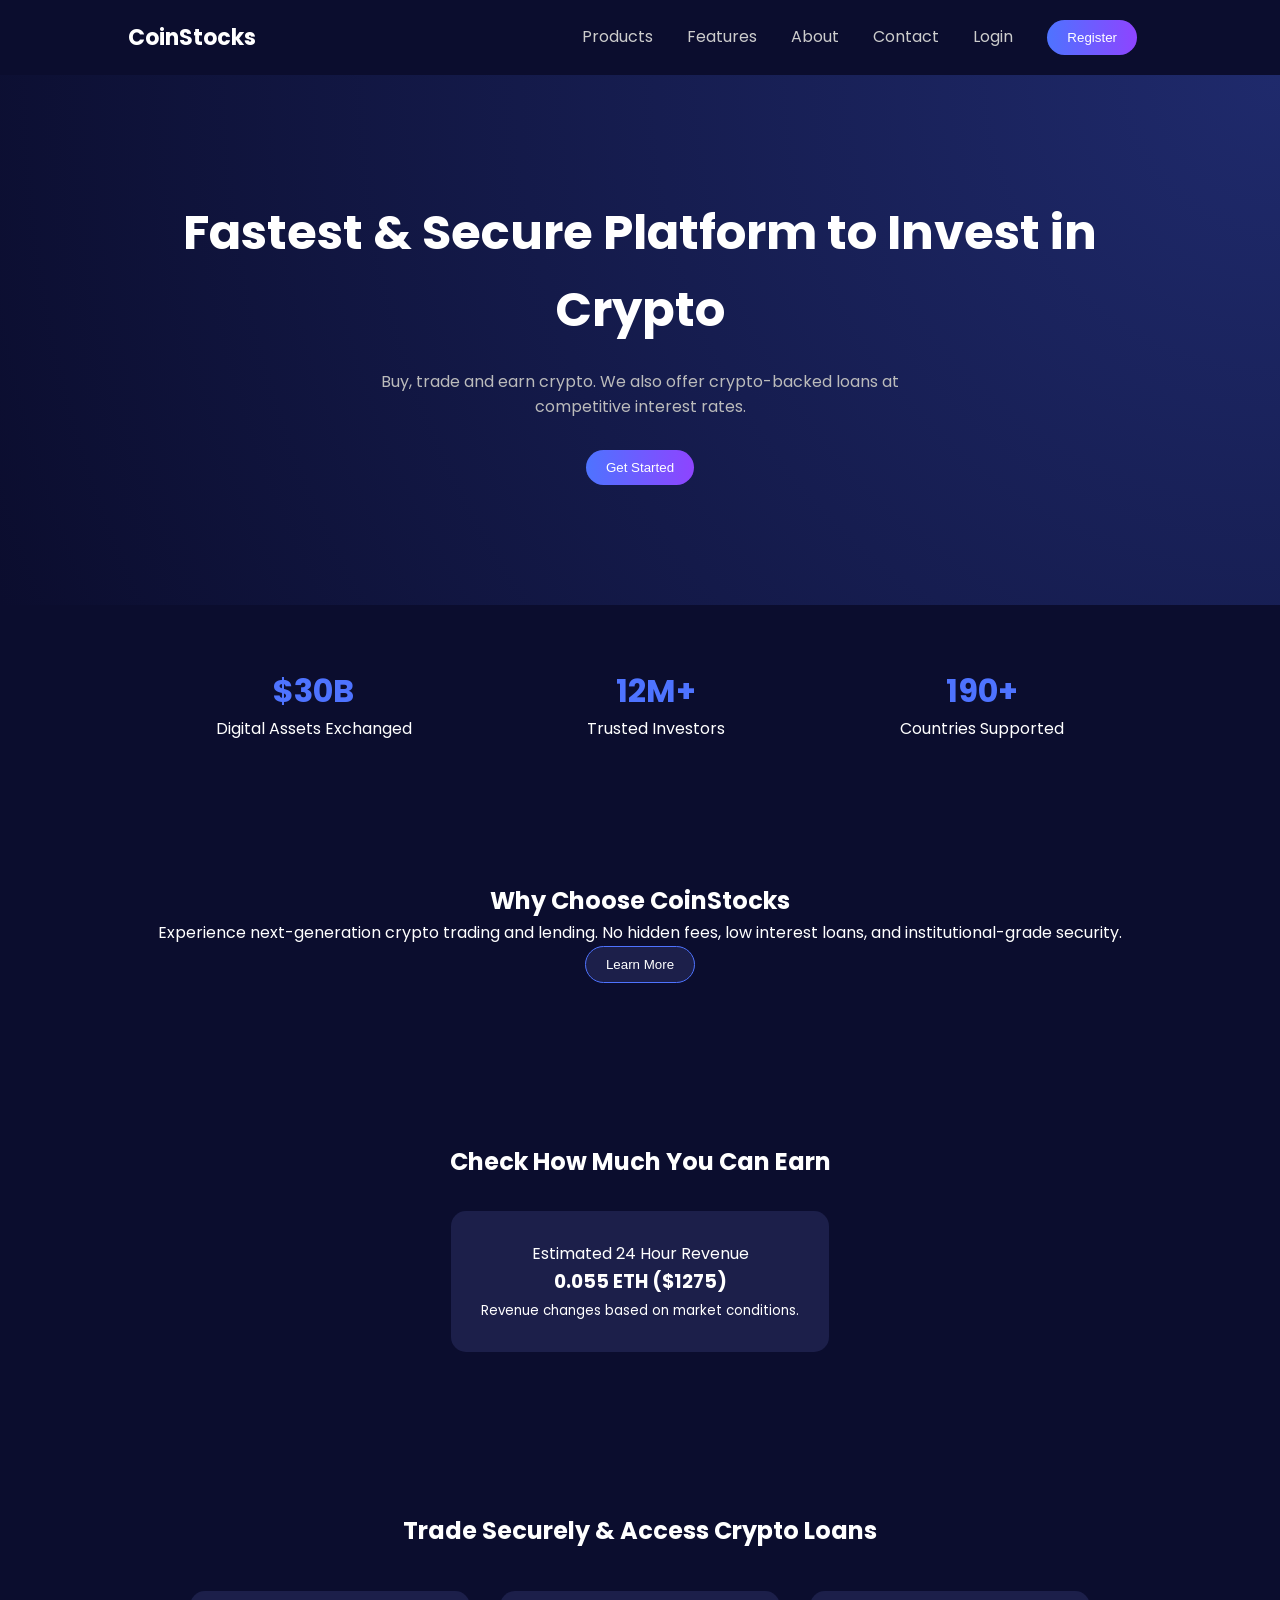
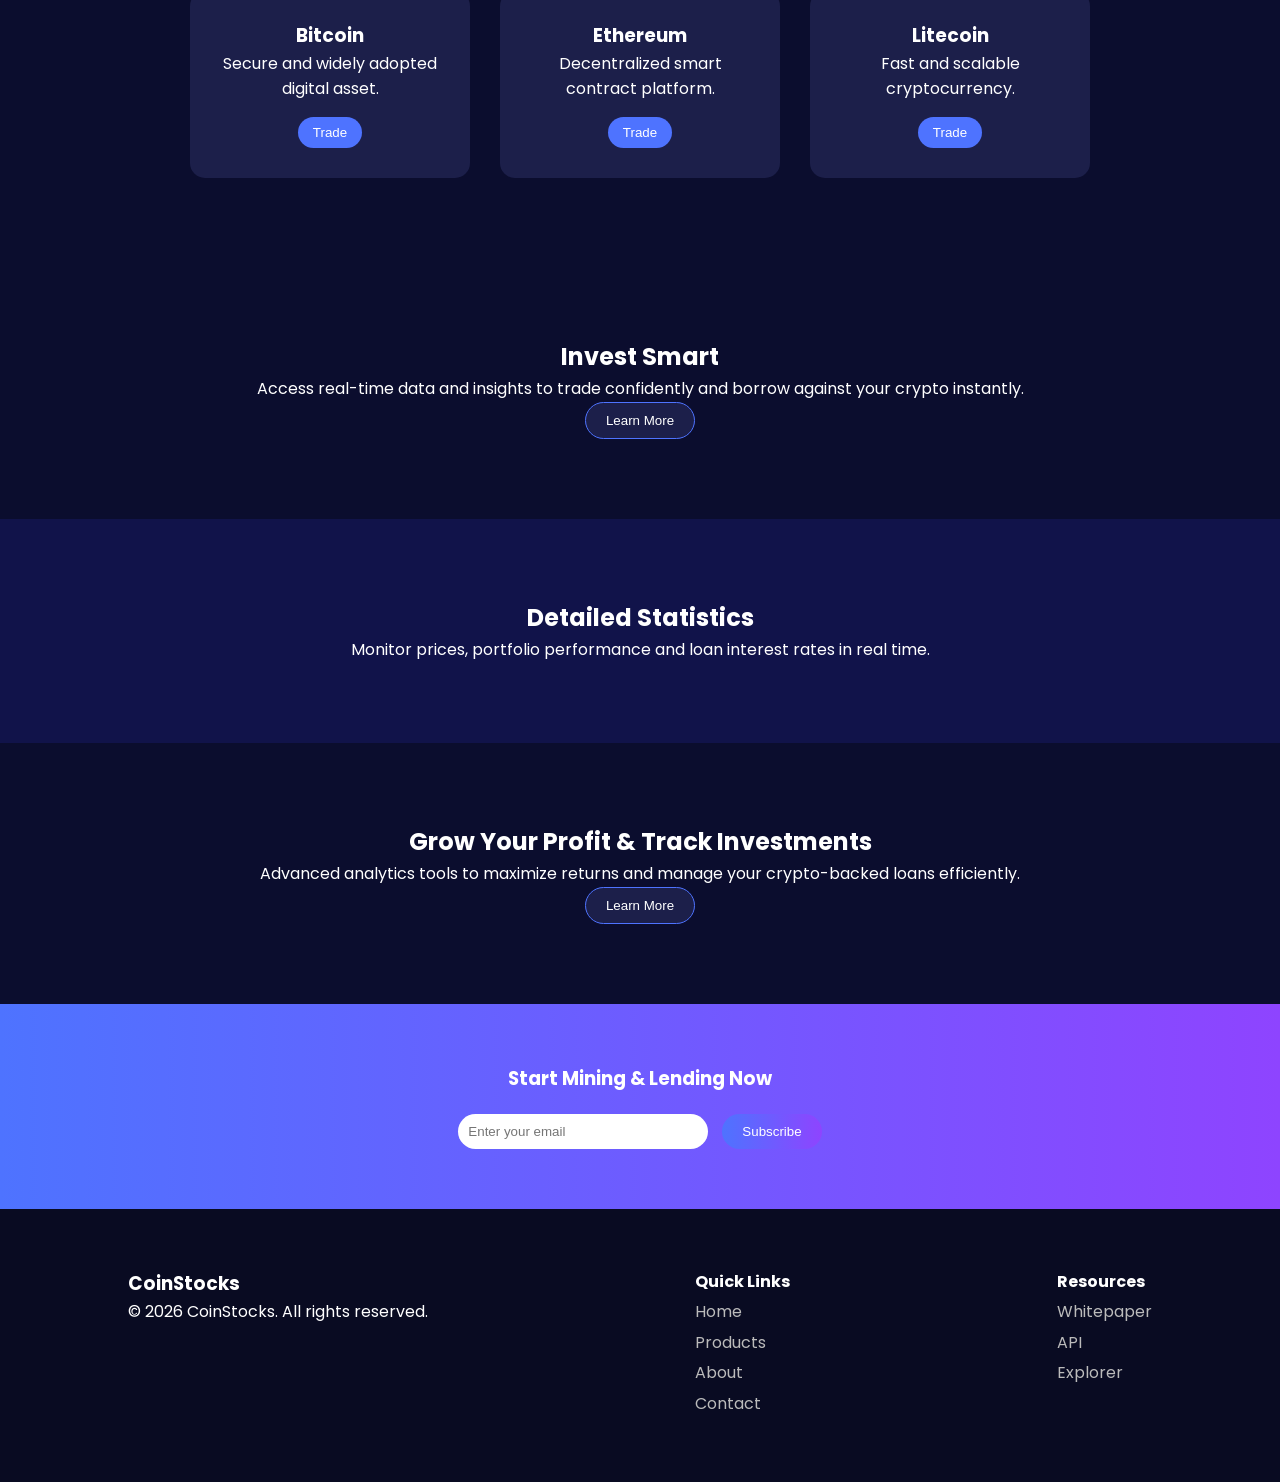
<file: index.html>
<!DOCTYPE html>
<html lang="en">
<head>
<meta charset="UTF-8">
<meta name="viewport" content="width=device-width, initial-scale=1.0">
<title>CoinStocks - Crypto Investment & Loans</title>
<link rel="stylesheet" href="style.css">
<link href="https://fonts.googleapis.com/css2?family=Poppins:wght@300;400;500;600;700&display=swap" rel="stylesheet">
</head>
<body>

<header class="navbar">
    <div class="logo">CoinStocks</div>
    <nav>
        <a href="#">Products</a>
        <a href="#">Features</a>
        <a href="#">About</a>
        <a href="#">Contact</a>

        <!-- LOGIN LINK ADDED -->
        <a href="login.html">Login</a>

        <!-- REGISTER BUTTON ADDED -->
        <a href="register.html">
            <button class="btn-primary">Register</button>
        </a>
    </nav>
</header>

<!-- SECTION 1: HERO -->
<section class="hero">
    <div class="hero-text">
        <h1>Fastest & Secure Platform to Invest in Crypto</h1>
        <p>Buy, trade and earn crypto. We also offer crypto-backed loans at competitive interest rates.</p>

        <!-- GET STARTED TO LOGIN -->
        <a href="login.html">
            <button class="btn-primary">Get Started</button>
        </a>
    </div>
</section>

<!-- SECTION 2: STATS -->
<section class="stats">
    <div class="stat-box">
        <h2>$30B</h2>
        <p>Digital Assets Exchanged</p>
    </div>
    <div class="stat-box">
        <h2>12M+</h2>
        <p>Trusted Investors</p>
    </div>
    <div class="stat-box">
        <h2>190+</h2>
        <p>Countries Supported</p>
    </div>
</section>

<!-- SECTION 3: WHY CHOOSE -->
<section class="why">
    <div class="why-text">
        <h2>Why Choose CoinStocks</h2>
        <p>Experience next-generation crypto trading and lending. No hidden fees, low interest loans, and institutional-grade security.</p>
        <button class="btn-secondary">Learn More</button>
    </div>
</section>

<!-- SECTION 4: EARNINGS -->
<section class="earn">
    <h2>Check How Much You Can Earn</h2>
    <div class="earn-box">
        <p>Estimated 24 Hour Revenue</p>
        <h3>0.055 ETH ($1275)</h3>
        <small>Revenue changes based on market conditions.</small>
    </div>
</section>

<!-- SECTION 5: COINS -->
<section class="coins">
    <h2>Trade Securely & Access Crypto Loans</h2>
    <div class="coin-grid">
        <div class="coin-card">
            <h3>Bitcoin</h3>
            <p>Secure and widely adopted digital asset.</p>
            <button>Trade</button>
        </div>
        <div class="coin-card">
            <h3>Ethereum</h3>
            <p>Decentralized smart contract platform.</p>
            <button>Trade</button>
        </div>
        <div class="coin-card">
            <h3>Litecoin</h3>
            <p>Fast and scalable cryptocurrency.</p>
            <button>Trade</button>
        </div>
    </div>
</section>

<!-- SECTION 6: SMART INVEST -->
<section class="invest">
    <div>
        <h2>Invest Smart</h2>
        <p>Access real-time data and insights to trade confidently and borrow against your crypto instantly.</p>
        <button class="btn-secondary">Learn More</button>
    </div>
</section>

<!-- SECTION 7: DETAILED STATS -->
<section class="detailed">
    <h2>Detailed Statistics</h2>
    <p>Monitor prices, portfolio performance and loan interest rates in real time.</p>
</section>

<!-- SECTION 8: GROW -->
<section class="grow">
    <div>
        <h2>Grow Your Profit & Track Investments</h2>
        <p>Advanced analytics tools to maximize returns and manage your crypto-backed loans efficiently.</p>
        <button class="btn-secondary">Learn More</button>
    </div>
</section>

<!-- SECTION 9: NEWSLETTER -->
<section class="newsletter">
    <h3>Start Mining & Lending Now</h3>
    <div class="subscribe">
        <input type="email" placeholder="Enter your email">
        <button class="btn-primary">Subscribe</button>
    </div>
</section>

<!-- SECTION 10: FOOTER -->
<footer>
    <div class="footer-grid">
        <div>
            <h3>CoinStocks</h3>
            <p>© 2026 CoinStocks. All rights reserved.</p>
        </div>
      <div>
            <h4>Quick Links</h4>
            <a href="#">Home</a>
            <a href="#">Products</a>
            <a href="#">About</a>
            <a href="#">Contact</a>
        </div>
        <div>
            <h4>Resources</h4>
            <a href="#">Whitepaper</a>
            <a href="#">API</a>
            <a href="#">Explorer</a>
        </div>
    </div>
</footer>

</body>
</html>
</file>
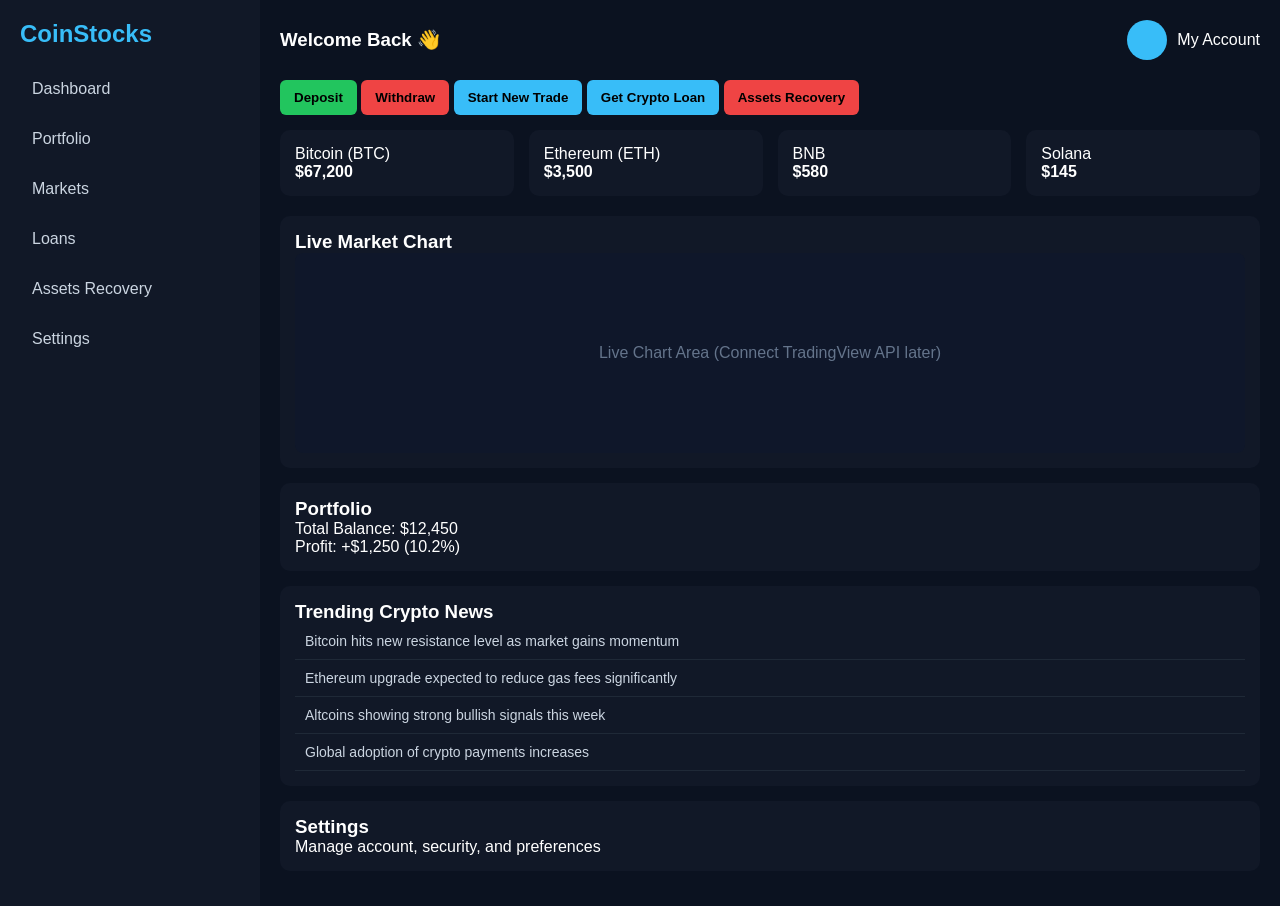
<file: dashboard.html>
<!DOCTYPE html>
<html lang="en">
<head>
<meta charset="UTF-8">
<meta name="viewport" content="width=device-width, initial-scale=1.0">
<title>CoinStocks Dashboard</title>

<style>
*{
  margin:0;
  padding:0;
  box-sizing:border-box;
  font-family:Arial, sans-serif;
}

body{
  background:#0b1220;
  color:#fff;
}

/* Layout */
.container{
  display:flex;
  min-height:100vh;
}

/* Sidebar */
.sidebar{
  width:260px;
  background:#111827;
  padding:20px;
}

.sidebar h2{
  color:#38bdf8;
  margin-bottom:20px;
}

.nav a{
  display:block;
  color:#cbd5e1;
  padding:12px;
  margin-bottom:8px;
  text-decoration:none;
  border-radius:6px;
}

.nav a:hover{
  background:#1f2937;
}

/* Main */
.main{
  flex:1;
  padding:20px;
}

/* Topbar */
.topbar{
  display:flex;
  justify-content:space-between;
  align-items:center;
  margin-bottom:20px;
}

.profile{
  display:flex;
  gap:10px;
  align-items:center;
}

.avatar{
  width:40px;
  height:40px;
  border-radius:50%;
  background:#38bdf8;
}

/* Buttons */
.btn{
  padding:10px 14px;
  border:none;
  border-radius:6px;
  cursor:pointer;
  font-weight:bold;
}

.deposit{background:#22c55e;}
.withdraw{background:#ef4444;}
.trade{background:#38bdf8;}

/* Cards */
.grid{
  display:grid;
  grid-template-columns:repeat(auto-fit, minmax(220px, 1fr));
  gap:15px;
  margin-bottom:20px;
}

.card{
  background:#111827;
  padding:15px;
  border-radius:10px;
}

/* Sections */
.section{
  background:#111827;
  padding:15px;
  border-radius:10px;
  margin-bottom:15px;
}

.chart{
  height:200px;
  background:#0f172a;
  display:flex;
  align-items:center;
  justify-content:center;
  color:#64748b;
  border-radius:8px;
}

/* News */
.news-item{
  padding:10px;
  border-bottom:1px solid #1f2937;
  color:#cbd5e1;
  font-size:14px;
}
</style>
</head>

<body>

<div class="container">

<!-- SIDEBAR -->
<div class="sidebar">
<h2>CoinStocks</h2>

<div class="nav">
<a href="#">Dashboard</a>
<a href="#">Portfolio</a>
<a href="#">Markets</a>
<a href="#">Loans</a>
<a href="#">Assets Recovery</a>
<a href="#">Settings</a>
</div>
</div>

<!-- MAIN -->
<div class="main">

<!-- TOPBAR -->
<div class="topbar">
<h3>Welcome Back 👋</h3>

<div class="profile">
<div class="avatar"></div>
<span>My Account</span>
</div>
</div>

<!-- ACTION BUTTONS -->
<div style="margin-bottom:15px;">
<button class="btn deposit">Deposit</button>
<button class="btn withdraw">Withdraw</button>
<button class="btn trade">Start New Trade</button>
<button class="btn trade">Get Crypto Loan</button>
<button class="btn withdraw">Assets Recovery</button>
</div>

<!-- MARKET CARDS -->
<div class="grid">
<div class="card">Bitcoin (BTC) <br><b>$67,200</b></div>
<div class="card">Ethereum (ETH) <br><b>$3,500</b></div>
<div class="card">BNB <br><b>$580</b></div>
<div class="card">Solana <br><b>$145</b></div>
</div>

<!-- CHART -->
<div class="section">
<h3>Live Market Chart</h3>
<div class="chart">
Live Chart Area (Connect TradingView API later)
</div>
</div>

<!-- PORTFOLIO -->
<div class="section">
<h3>Portfolio</h3>
<p>Total Balance: $12,450</p>
<p>Profit: +$1,250 (10.2%)</p>
</div>

<!-- NEWS -->
<div class="section">
<h3>Trending Crypto News</h3>

<div class="news-item">Bitcoin hits new resistance level as market gains momentum</div>
<div class="news-item">Ethereum upgrade expected to reduce gas fees significantly</div>
<div class="news-item">Altcoins showing strong bullish signals this week</div>
<div class="news-item">Global adoption of crypto payments increases</div>

</div>

<!-- SETTINGS -->
<div class="section">
<h3>Settings</h3>
<p>Manage account, security, and preferences</p>
</div>

</div>

</div>

</body>
</html>
</file>
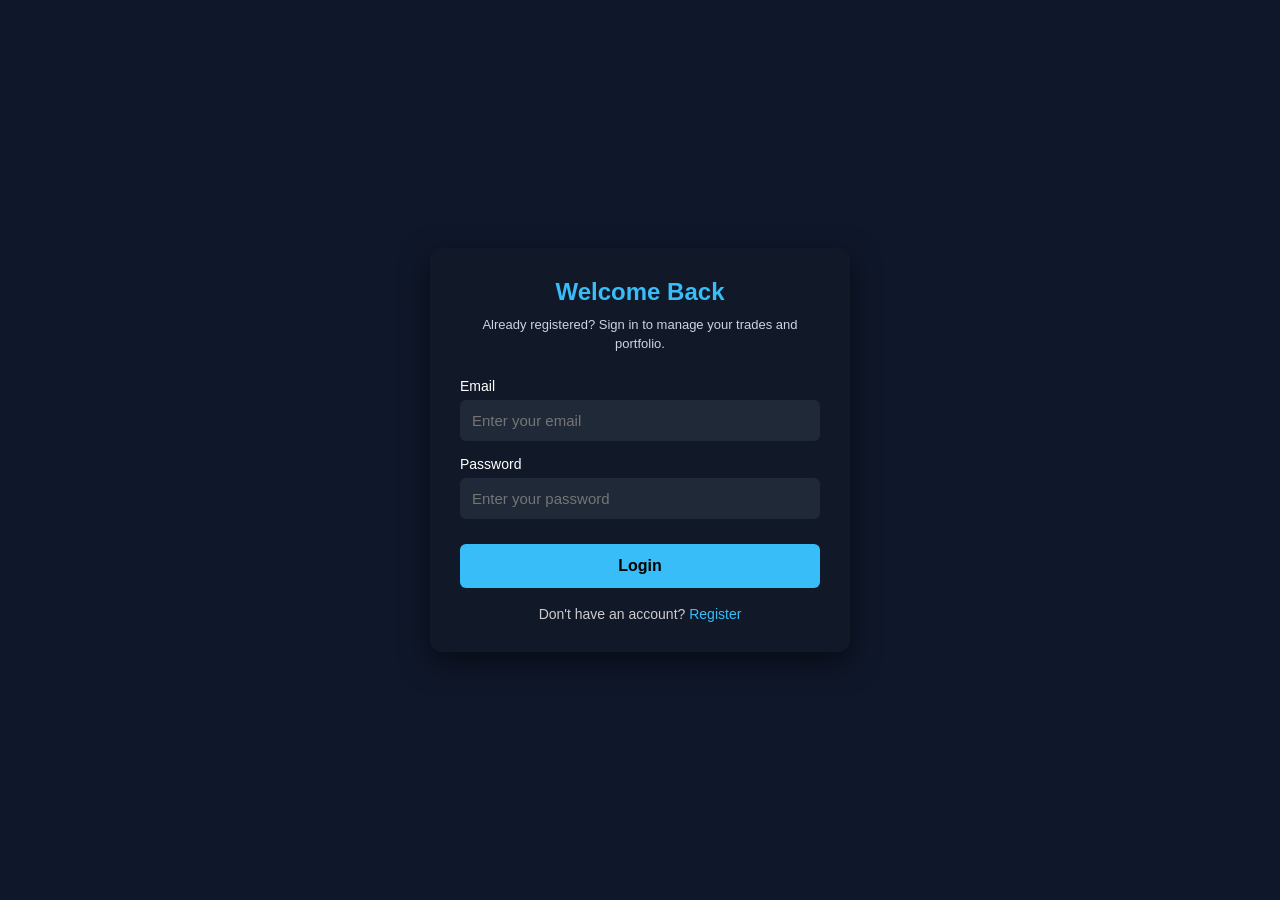
<file: login.html>
<!DOCTYPE html>
<html lang="en">
<head>
<meta charset="UTF-8">
<meta name="viewport" content="width=device-width, initial-scale=1.0">
<title>CoinStocks - Login</title>

<style>
*{
  margin:0;
  padding:0;
  box-sizing:border-box;
  font-family:Arial, sans-serif;
}

body{
  background:#0f172a;
  min-height:100vh;
  display:flex;
  justify-content:center;
  align-items:center;
  padding:20px;
}

.container{
  width:100%;
  max-width:420px;
  background:#111827;
  padding:30px;
  border-radius:12px;
  box-shadow:0 10px 30px rgba(0,0,0,0.5);
}

h2{
  text-align:center;
  color:#38bdf8;
  margin-bottom:10px;
}

.subtitle{
  text-align:center;
  color:#cbd5e1;
  font-size:13px;
  margin-bottom:25px;
  line-height:1.4;
}

.form-group{
  margin-bottom:15px;
}

label{
  display:block;
  color:#fff;
  margin-bottom:6px;
  font-size:14px;
}

input{
  width:100%;
  padding:12px;
  border:none;
  outline:none;
  border-radius:6px;
  background:#1f2937;
  color:#fff;
  font-size:15px;
}

button{
  width:100%;
  padding:13px;
  border:none;
  border-radius:6px;
  background:#38bdf8;
  color:#000;
  font-weight:bold;
  cursor:pointer;
  margin-top:10px;
  font-size:16px;
}

button:hover{
  background:#0ea5e9;
}

.bottom{
  text-align:center;
  margin-top:18px;
  color:#ccc;
  font-size:14px;
}

.bottom a{
  color:#38bdf8;
  text-decoration:none;
}
</style>
</head>

<body>

<div class="container">

<h2>Welcome Back</h2>

<div class="subtitle">
Already registered? Sign in to manage your trades and portfolio.
</div>

<form>

<div class="form-group">
<label>Email</label>
<input type="email" placeholder="Enter your email" required>
</div>

<div class="form-group">
<label>Password</label>
<input type="password" placeholder="Enter your password" required>
</div>

<button type="submit">Login</button>

</form>

<div class="bottom">
Don't have an account? <a href="register.html">Register</a>
</div>

</div>

</body>
</html>
</file>
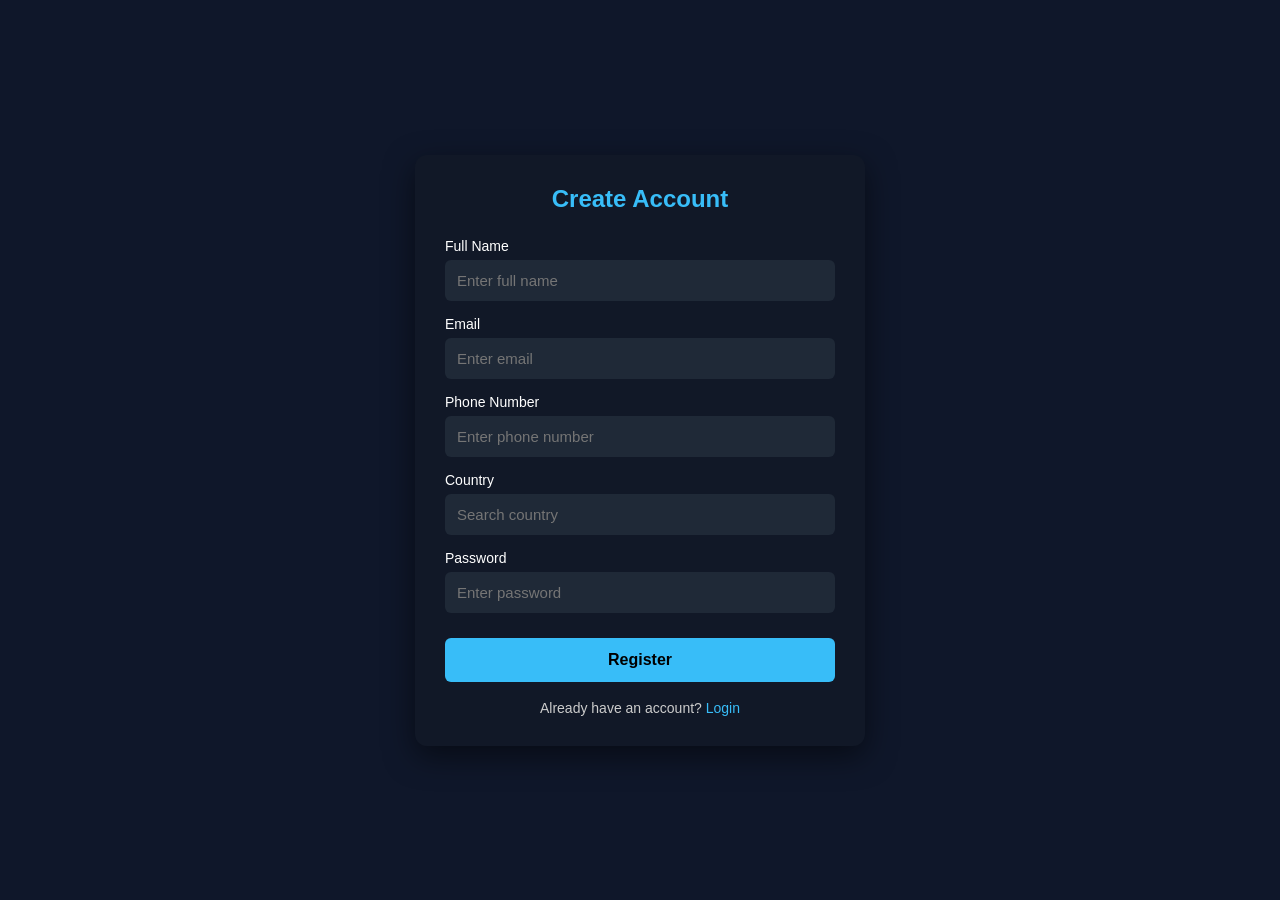
<file: register.html>
<!DOCTYPE html>
<html lang="en">
<head>
<meta charset="UTF-8">
<meta name="viewport" content="width=device-width, initial-scale=1.0">
<title>CoinStocks - Register</title>

<style>
*{
  margin:0;
  padding:0;
  box-sizing:border-box;
  font-family:Arial, sans-serif;
}

body{
  background:#0f172a;
  min-height:100vh;
  display:flex;
  justify-content:center;
  align-items:center;
  padding:20px;
}

.container{
  width:100%;
  max-width:450px;
  background:#111827;
  padding:30px;
  border-radius:12px;
  box-shadow:0 10px 30px rgba(0,0,0,0.5);
}

h2{
  text-align:center;
  color:#38bdf8;
  margin-bottom:25px;
}

.form-group{
  margin-bottom:15px;
}

label{
  display:block;
  color:#fff;
  margin-bottom:6px;
  font-size:14px;
}

input{
  width:100%;
  padding:12px;
  border:none;
  outline:none;
  border-radius:6px;
  background:#1f2937;
  color:#fff;
  font-size:15px;
}

/* searchable country input */
datalist{
  background:#fff;
}

button{
  width:100%;
  padding:13px;
  border:none;
  border-radius:6px;
  background:#38bdf8;
  color:#000;
  font-weight:bold;
  cursor:pointer;
  margin-top:10px;
  font-size:16px;
}

button:hover{
  background:#0ea5e9;
}

.bottom{
  text-align:center;
  margin-top:18px;
  color:#ccc;
  font-size:14px;
}

.bottom a{
  color:#38bdf8;
  text-decoration:none;
}
</style>
</head>

<body>

<div class="container">
<h2>Create Account</h2>

<form>

<div class="form-group">
<label>Full Name</label>
<input type="text" placeholder="Enter full name" required>
</div>

<div class="form-group">
<label>Email</label>
<input type="email" placeholder="Enter email" required>
</div>

<div class="form-group">
<label>Phone Number</label>
<input type="tel" placeholder="Enter phone number" required>
</div>

<div class="form-group">
<label>Country</label>
<input list="countries" name="country" placeholder="Search country" required>

<datalist id="countries">
<option>Afghanistan</option>
<option>Albania</option>
<option>Algeria</option>
<option>Nigeria</option>
<option>United States</option>
<option>United Kingdom</option>
<option>Canada</option>
<option>Germany</option>
<option>France</option>
<option>India</option>
<option>China</option>
<option>South Africa</option>
<option>Ghana</option>
<option>Kenya</option>
<option>Brazil</option>
<option>Australia</option>
<option>Italy</option>
<option>Spain</option>
<option>Mexico</option>
<option>Egypt</option>
<option>Saudi Arabia</option>
<option>United Arab Emirates</option>
<option>Russia</option>
<option>Japan</option>
<option>South Korea</option>
</datalist>
</div>

<div class="form-group">
<label>Password</label>
<input type="password" placeholder="Enter password" required>
</div>

<button type="submit">Register</button>

</form>

<div class="bottom">
Already have an account? <a href="login.html">Login</a>
</div>

</div>

</body>
</html>
</file>
<file: style.css>
* {
    margin: 0;
    padding: 0;
    box-sizing: border-box;
}

body {
    font-family: 'Poppins', sans-serif;
    background: #0b0d2e;
    color: #fff;
    line-height: 1.6;
}

.navbar {
    display: flex;
    justify-content: space-between;
    align-items: center;
    padding: 20px 10%;
    background: transparent;
}

.navbar nav a {
    margin: 0 15px;
    text-decoration: none;
    color: #ccc;
    font-weight: 400;
}

.logo {
    font-weight: 700;
    font-size: 22px;
}

.btn-primary {
    background: linear-gradient(90deg, #4e73ff, #8e44ff);
    border: none;
    padding: 10px 20px;
    color: white;
    border-radius: 25px;
    cursor: pointer;
}

.btn-secondary {
    background: #1c1f4a;
    border: 1px solid #4e73ff;
    padding: 10px 20px;
    color: #fff;
    border-radius: 25px;
    cursor: pointer;
}

.hero {
    padding: 120px 10%;
    text-align: center;
    background: radial-gradient(circle at top right, #1f2a6c, #0b0d2e);
}

.hero h1 {
    font-size: 48px;
    margin-bottom: 20px;
}

.hero p {
    max-width: 600px;
    margin: 0 auto 30px;
    color: #bbb;
}

.stats {
    display: flex;
    justify-content: space-around;
    padding: 60px 10%;
    text-align: center;
}

.stat-box h2 {
    font-size: 32px;
    color: #4e73ff;
}

.why, .invest, .grow {
    padding: 80px 10%;
    text-align: center;
}

.earn {
    padding: 80px 10%;
    text-align: center;
}

.earn-box {
    margin-top: 30px;
    background: #1c1f4a;
    padding: 30px;
    border-radius: 15px;
    display: inline-block;
}

.coins {
    padding: 80px 10%;
    text-align: center;
}

.coin-grid {
    display: flex;
    gap: 30px;
    margin-top: 40px;
    justify-content: center;
    flex-wrap: wrap;
}

.coin-card {
    background: #1c1f4a;
    padding: 30px;
    border-radius: 15px;
    width: 280px;
}

.coin-card button {
    margin-top: 15px;
    padding: 8px 15px;
    background: #4e73ff;
    border: none;
    color: white;
    border-radius: 20px;
}

.detailed {
    padding: 80px 10%;
    text-align: center;
    background: #11134a;
}

.newsletter {
    padding: 60px 10%;
    text-align: center;
    background: linear-gradient(90deg, #4e73ff, #8e44ff);
}

.subscribe {
    margin-top: 20px;
}

.subscribe input {
    padding: 10px;
    width: 250px;
    border: none;
    border-radius: 20px;
    margin-right: 10px;
}

footer {
    padding: 60px 10%;
    background: #090b22;
}

.footer-grid {
    display: flex;
    justify-content: space-between;
    flex-wrap: wrap;
}

.footer-grid a {
    display: block;
    margin: 5px 0;
    text-decoration: none;
    color: #bbb;
}

/* RESPONSIVE DESIGN */

@media(max-width: 992px){
    .stats {
        flex-direction: column;
        gap: 30px;
    }

    .navbar nav {
        display: none;
    }

    .hero h1 {
        font-size: 34px;
    }
}

@media(max-width: 600px){
    .hero {
        padding: 80px 5%;
    }

    .coins, .why, .invest, .grow {
        padding: 60px 5%;
    }

    .subscribe input {
        width: 180px;
    }
}
</file>
